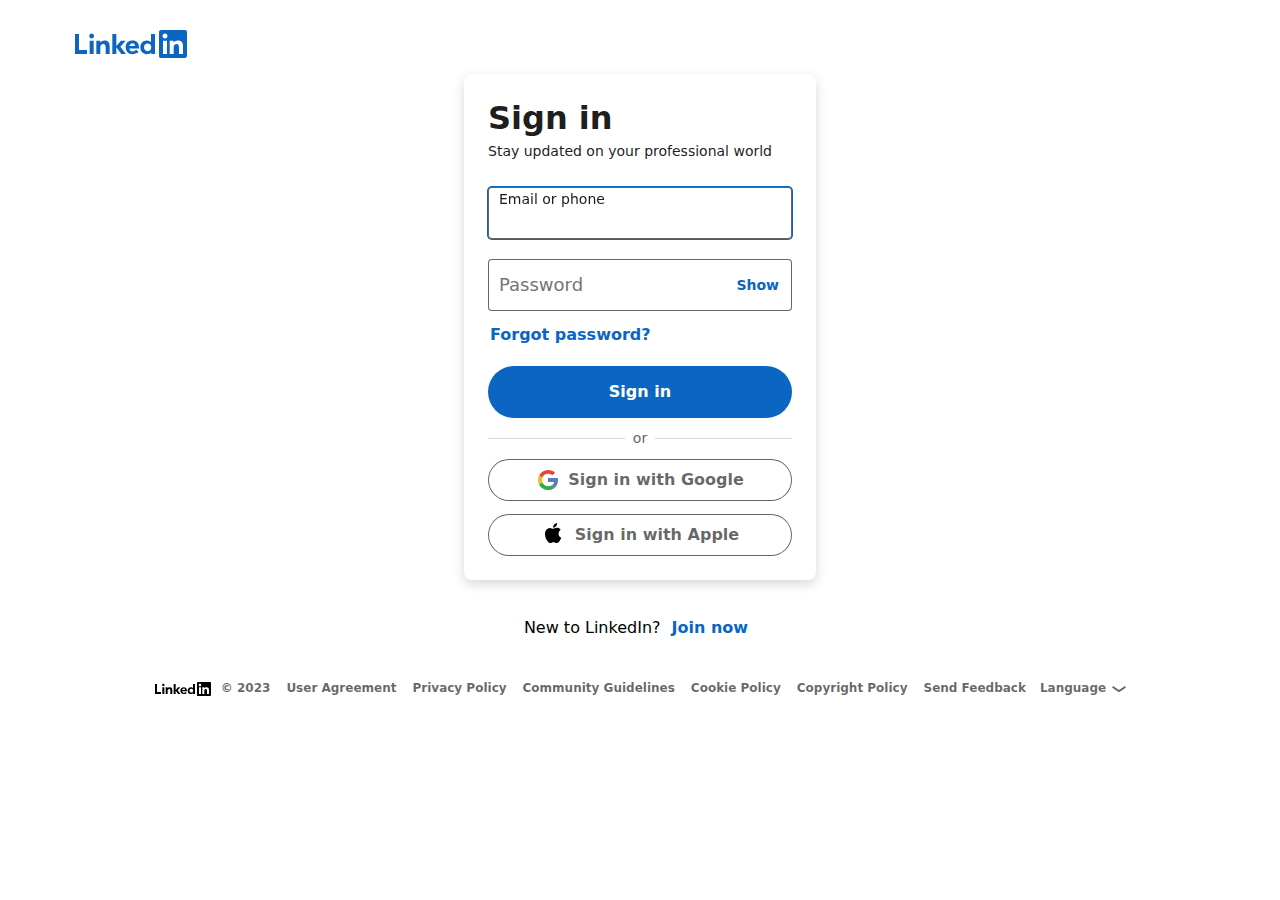
<file: sign.html>
<!DOCTYPE html>
<html lang="en">
<head>
  <meta charset="UTF-8">
  <meta http-equiv="X-UA-Compatible" content="IE=edge">
  <meta name="viewport" content="width=device-width, initial-scale=1.0">
  <title>LinkedIn Login, Sign in | LinkedIn</title>
  <!-- Linked-In icon  -->
  <link rel="icon" href="https://static.licdn.com/aero-v1/sc/h/al2o9zrvru7aqj8e1x2rzsrca">
  <!-- Normalize css -->
  <link rel="stylesheet" href="sign-formates/normarilze.css">
  <!-- Fonts awesome  -->
  <link rel="stylesheet" href="sign-formates/all.min.css">
  <!-- Main formates css -->
  <link rel="stylesheet" href="sign-formates/sign-up.css">
</head>
<body>
    <!-- Start nav section  -->
    <div class="nav">
      <div class="container">
        <div class="logo">
          <a href="index.html">        <svg xmlns="http://www.w3.org/2000/svg" xmlns:xlink="http://www.w3.org/1999/xlink" viewBox="0 0 84 21" version="1.1" focusable="false" class="">
            <g class="" stroke="none" stroke-width="1" fill="none" fill-rule="evenodd">
              <path d="M19.479,0 L1.583,0 C0.727,0 0,0.677 0,1.511 L0,19.488 C0,20.323 0.477,21 1.333,21 L19.229,21 C20.086,21 21,20.323 21,19.488 L21,1.511 C21,0.677 20.336,0 19.479,0" class="bug-text-color" transform="translate(63.000000, 0.000000)"></path>
              <path d="M82.479,0 L64.583,0 C63.727,0 63,0.677 63,1.511 L63,19.488 C63,20.323 63.477,21 64.333,21 L82.229,21 C83.086,21 84,20.323 84,19.488 L84,1.511 C84,0.677 83.336,0 82.479,0 Z M71,8 L73.827,8 L73.827,9.441 L73.858,9.441 C74.289,8.664 75.562,7.875 77.136,7.875 C80.157,7.875 81,9.479 81,12.45 L81,18 L78,18 L78,12.997 C78,11.667 77.469,10.5 76.227,10.5 C74.719,10.5 74,11.521 74,13.197 L74,18 L71,18 L71,8 Z M66,18 L69,18 L69,8 L66,8 L66,18 Z M69.375,4.5 C69.375,5.536 68.536,6.375 67.5,6.375 C66.464,6.375 65.625,5.536 65.625,4.5 C65.625,3.464 66.464,2.625 67.5,2.625 C68.536,2.625 69.375,3.464 69.375,4.5 Z" class="background" fill="currentColor"></path>
            </g>
            <g class="linkedin-text">
              <path d="M60,18 L57.2,18 L57.2,16.809 L57.17,16.809 C56.547,17.531 55.465,18.125 53.631,18.125 C51.131,18.125 48.978,16.244 48.978,13.011 C48.978,9.931 51.1,7.875 53.725,7.875 C55.35,7.875 56.359,8.453 56.97,9.191 L57,9.191 L57,3 L60,3 L60,18 Z M54.479,10.125 C52.764,10.125 51.8,11.348 51.8,12.974 C51.8,14.601 52.764,15.875 54.479,15.875 C56.196,15.875 57.2,14.634 57.2,12.974 C57.2,11.268 56.196,10.125 54.479,10.125 L54.479,10.125 Z" fill="currentColor"></path>
              <path d="M47.6611,16.3889 C46.9531,17.3059 45.4951,18.1249 43.1411,18.1249 C40.0001,18.1249 38.0001,16.0459 38.0001,12.7779 C38.0001,9.8749 39.8121,7.8749 43.2291,7.8749 C46.1801,7.8749 48.0001,9.8129 48.0001,13.2219 C48.0001,13.5629 47.9451,13.8999 47.9451,13.8999 L40.8311,13.8999 L40.8481,14.2089 C41.0451,15.0709 41.6961,16.1249 43.1901,16.1249 C44.4941,16.1249 45.3881,15.4239 45.7921,14.8749 L47.6611,16.3889 Z M45.1131,11.9999 C45.1331,10.9449 44.3591,9.8749 43.1391,9.8749 C41.6871,9.8749 40.9121,11.0089 40.8311,11.9999 L45.1131,11.9999 Z" fill="currentColor"></path>
              <polygon fill="currentColor" points="38 8 34.5 8 31 12 31 3 28 3 28 18 31 18 31 13 34.699 18 38.241 18 34 12.533"></polygon>
              <path d="M16,8 L18.827,8 L18.827,9.441 L18.858,9.441 C19.289,8.664 20.562,7.875 22.136,7.875 C25.157,7.875 26,9.792 26,12.45 L26,18 L23,18 L23,12.997 C23,11.525 22.469,10.5 21.227,10.5 C19.719,10.5 19,11.694 19,13.197 L19,18 L16,18 L16,8 Z" fill="currentColor"></path>
              <path d="M11,18 L14,18 L14,8 L11,8 L11,18 Z M12.501,6.3 C13.495,6.3 14.3,5.494 14.3,4.5 C14.3,3.506 13.495,2.7 12.501,2.7 C11.508,2.7 10.7,3.506 10.7,4.5 C10.7,5.494 11.508,6.3 12.501,6.3 Z" fill="currentColor"></path>
              <polygon fill="currentColor" points="3 3 0 3 0 18 9 18 9 15 3 15"></polygon>
            </g>
          </svg></a>
        </div>
      </div>
    </div>
    <!-- End nav section  -->

    <!-- Start sign section  -->
    <div class="sign">
      <div class="container">
        <div class="sign-form-parent">
          <div class="head">
            <h1>Sign in</h1>
            <p>Stay updated on your professional world</p>
          </div>
          <div class="sign-form">
            <div class="email">
              <input type="email" name="email " required placeholder="Email or phone" autofocus>
            </div>
            <div class="password">
              <input type="password" name="pass" id="" required placeholder="Password">
              <span>Show</span>
              <span>Hide</span>
            </div>
            <div class="forgot">
              <a href="#">Forgot password?</a>
            </div>
            <div class="sign-button">
              <button type="submit">
                Sign in
              </button>
            </div>
          </div>
          <div class="alternate-sign-in">
            <div class="or"></div>
            <div class="google-sign">
              <span><svg xmlns="http://www.w3.org/2000/svg" width="22" height="24" viewBox="0 0 22 24" fill="none"><path fill-rule="evenodd" clip-rule="evenodd" d="M12.1354 5.75C14.0004 5.75 15.4794 6.396 16.4204 7.33L19.0744 4.676C17.3544 3 14.9584 2 12.1354 2C8.1984 2 4.8554 4.148 3.1704 7.302L6.2004 9.7C7.0974 7.39 9.3304 5.75 12.1354 5.75Z" fill="#E94435"></path><path fill-rule="evenodd" clip-rule="evenodd" d="M5.7708 11.9896C5.7708 11.1806 5.9248 10.4106 6.2008 9.7006L3.1708 7.3016C2.4238 8.7006 1.9998 10.2946 1.9998 11.9896C1.9998 13.7206 2.4098 15.3266 3.1358 16.7256L6.1958 14.3026C5.9248 13.5956 5.7708 12.8206 5.7708 11.9896Z" fill="#F8BB15"></path><path fill-rule="evenodd" clip-rule="evenodd" d="M15.8107 17.3084C14.8667 17.8694 13.6267 18.2294 12.0107 18.2294C9.3627 18.2294 7.1007 16.6654 6.1957 14.3034L3.1357 16.7254C4.7837 19.9024 8.0767 22.0004 12.0107 22.0004C14.7537 22.0004 17.0727 21.1524 18.7877 19.6654L15.8107 17.3084Z" fill="#34A751"></path><path fill-rule="evenodd" clip-rule="evenodd" d="M22 11.9896C22 11.3086 21.931 10.6436 21.801 9.9996H12V13.9996H18.062L18.018 14.2496C17.784 15.4466 17.068 16.5606 15.811 17.3086L18.788 19.6656C20.818 17.9056 22 15.2466 22 11.9896Z" fill="#547DBE"></path></svg></span>
              <span>Sign in with Google</span>
            </div>
            <div class="apple-sign">
              <span>
                <svg width="24" height="24" viewBox="0 2 24 24" fill="none" xmlns="http://www.w3.org/2000/svg"><rect width="24" height="24" fill="transparent"></rect><path d="M17.569 12.6254C17.597 15.652 20.2179 16.6592 20.247 16.672C20.2248 16.743 19.8282 18.1073 18.8662 19.5166C18.0345 20.735 17.1714 21.9488 15.8117 21.974C14.4756 21.9986 14.046 21.1799 12.5185 21.1799C10.9915 21.1799 10.5142 21.9489 9.2495 21.9987C7.93704 22.0485 6.93758 20.6812 6.09906 19.4673C4.38557 16.9842 3.0761 12.4508 4.83438 9.39061C5.70786 7.87092 7.26882 6.90859 8.96311 6.88391C10.2519 6.85927 11.4683 7.753 12.2562 7.753C13.0436 7.753 14.5219 6.67821 16.0759 6.83605C16.7265 6.8632 18.5527 7.09947 19.7253 8.81993C19.6309 8.87864 17.5463 10.095 17.569 12.6254ZM15.058 5.1933C15.7548 4.34789 16.2238 3.171 16.0959 2C15.0915 2.04046 13.877 2.67085 13.1566 3.5158C12.5109 4.26404 11.9455 5.46164 12.0981 6.60946C13.2176 6.69628 14.3612 6.03925 15.058 5.1933Z" fill="black"></path></svg>
              </span>
              <span>Sign in with Apple</span>
            </div>
          </div>
        </div>
        <div class="new-cus">
          New to LinkedIn? <a href="join.html">Join now</a>
        </div>
      </div>
    </div>
    <!-- End sign section  -->

    <!-- Start last footer  -->
    <div class="last-footer">
      <div class="container flex items-center">
        <ul>
          <li><a href="#">
            <div class="logo">
                <svg xmlns="http://www.w3.org/2000/svg" xmlns:xlink="http://www.w3.org/1999/xlink" viewBox="0 0 84 21" version="1.1" focusable="false" class="">
                <g class="" stroke="none" stroke-width="1" fill="none" fill-rule="evenodd">
                  <path d="M19.479,0 L1.583,0 C0.727,0 0,0.677 0,1.511 L0,19.488 C0,20.323 0.477,21 1.333,21 L19.229,21 C20.086,21 21,20.323 21,19.488 L21,1.511 C21,0.677 20.336,0 19.479,0" class="bug-text-color" transform="translate(63.000000, 0.000000)"></path>
                  <path d="M82.479,0 L64.583,0 C63.727,0 63,0.677 63,1.511 L63,19.488 C63,20.323 63.477,21 64.333,21 L82.229,21 C83.086,21 84,20.323 84,19.488 L84,1.511 C84,0.677 83.336,0 82.479,0 Z M71,8 L73.827,8 L73.827,9.441 L73.858,9.441 C74.289,8.664 75.562,7.875 77.136,7.875 C80.157,7.875 81,9.479 81,12.45 L81,18 L78,18 L78,12.997 C78,11.667 77.469,10.5 76.227,10.5 C74.719,10.5 74,11.521 74,13.197 L74,18 L71,18 L71,8 Z M66,18 L69,18 L69,8 L66,8 L66,18 Z M69.375,4.5 C69.375,5.536 68.536,6.375 67.5,6.375 C66.464,6.375 65.625,5.536 65.625,4.5 C65.625,3.464 66.464,2.625 67.5,2.625 C68.536,2.625 69.375,3.464 69.375,4.5 Z" class="background" fill="currentColor"></path>
                </g>
                <g class="linkedin-text">
                  <path d="M60,18 L57.2,18 L57.2,16.809 L57.17,16.809 C56.547,17.531 55.465,18.125 53.631,18.125 C51.131,18.125 48.978,16.244 48.978,13.011 C48.978,9.931 51.1,7.875 53.725,7.875 C55.35,7.875 56.359,8.453 56.97,9.191 L57,9.191 L57,3 L60,3 L60,18 Z M54.479,10.125 C52.764,10.125 51.8,11.348 51.8,12.974 C51.8,14.601 52.764,15.875 54.479,15.875 C56.196,15.875 57.2,14.634 57.2,12.974 C57.2,11.268 56.196,10.125 54.479,10.125 L54.479,10.125 Z" fill="currentColor"></path>
                  <path d="M47.6611,16.3889 C46.9531,17.3059 45.4951,18.1249 43.1411,18.1249 C40.0001,18.1249 38.0001,16.0459 38.0001,12.7779 C38.0001,9.8749 39.8121,7.8749 43.2291,7.8749 C46.1801,7.8749 48.0001,9.8129 48.0001,13.2219 C48.0001,13.5629 47.9451,13.8999 47.9451,13.8999 L40.8311,13.8999 L40.8481,14.2089 C41.0451,15.0709 41.6961,16.1249 43.1901,16.1249 C44.4941,16.1249 45.3881,15.4239 45.7921,14.8749 L47.6611,16.3889 Z M45.1131,11.9999 C45.1331,10.9449 44.3591,9.8749 43.1391,9.8749 C41.6871,9.8749 40.9121,11.0089 40.8311,11.9999 L45.1131,11.9999 Z" fill="currentColor"></path>
                  <polygon fill="currentColor" points="38 8 34.5 8 31 12 31 3 28 3 28 18 31 18 31 13 34.699 18 38.241 18 34 12.533"></polygon>
                  <path d="M16,8 L18.827,8 L18.827,9.441 L18.858,9.441 C19.289,8.664 20.562,7.875 22.136,7.875 C25.157,7.875 26,9.792 26,12.45 L26,18 L23,18 L23,12.997 C23,11.525 22.469,10.5 21.227,10.5 C19.719,10.5 19,11.694 19,13.197 L19,18 L16,18 L16,8 Z" fill="currentColor"></path>
                  <path d="M11,18 L14,18 L14,8 L11,8 L11,18 Z M12.501,6.3 C13.495,6.3 14.3,5.494 14.3,4.5 C14.3,3.506 13.495,2.7 12.501,2.7 C11.508,2.7 10.7,3.506 10.7,4.5 C10.7,5.494 11.508,6.3 12.501,6.3 Z" fill="currentColor"></path>
                  <polygon fill="currentColor" points="3 3 0 3 0 18 9 18 9 15 3 15"></polygon>
                </g>
              </svg>
              <span>&copy; 2023</span>
            </div>
          </a></li>
          <li><a href="#">User Agreement</a></li>
          <li><a href="#">Privacy Policy</a></li>
          <li><a href="#">Community Guidelines</a></li>
          <li><a href="#">Cookie Policy</a></li>
          <li><a href="#">Copyright Policy</a></li>
          <li><a href="#">Send Feedback</a></li>


          <li>
            <button class=" flex content-center items-center weight-600">
              <span>Language</span>
              <svg xmlns="http://www.w3.org/2000/svg" width="16" height="16" focusable="false" class=""><path d="M8 9l5.93-4L15 6.54l-6.15 4.2a1.5 1.5 0 01-1.69 0L1 6.54 2.07 5z" fill="currentColor"></path></svg>
            </button>
          </li>
        </ul>
      </div>
    </div>
    <!-- End last footer  -->
</body>
</html>
</file>
<file: sign-formates/sign-up.css>
/* Start Global rules  */
*{
  -webkit-box-sizing: border-box;
  -moz-box-sizing: border-box;
  box-sizing: border-box;
}
body{
  font-family:-apple-system, system-ui, BlinkMacSystemFont, 'Segoe UI', Roboto, 'Helvetica Neue', 'Fira Sans', Ubuntu, Oxygen, 'Oxygen Sans', Cantarell, 'Droid Sans', 'Apple Color Emoji', 'Segoe UI Emoji', 'Segoe UI Emoji', 'Segoe UI Symbol', 'Lucida Grande', Helvetica, Arial, sans-serif;
}
html{
  scroll-behavior: smooth;
}
:root{
  --main-color:#0a66c2;
  --Secondery-color:#2977c9;
  --black-75-Color:rgb(0 0 0 / 75%);
  --links-color:#666666;
  --main-transition:167ms;
  --main-padding-top:100px;
  --main-padding-bottom:100px;
  --Section-backgroud:#f3f2f0;
}
ul{
  list-style: none;
  margin: 0;
  padding: 0;
}
a{
  text-decoration: none;
}
.container{
  padding-left: 20px;
  padding-right: 20px;
  margin-left: auto;
  margin-right: auto;
  padding-top: 0;
  padding-bottom: 0;
}
@media (min-width:768px){
  .container{
    width: 750px;
  }
}
@media (min-width:992px){
  .container{
    width: 970px;
  }
}
@media (min-width:1200px){
  .container{
    width: 1170px;
  }
}
/* End Global rules  */

/* Start nav section  */
.nav .container{
  padding-top: 30px;
  padding-bottom: 16px;
}
.nav .container .logo a{
  display: block;
}
.nav .container .logo svg{
  display: block;
  width: 112px;
  color: var(--main-color);
}

/* End nav section  */

/* Start sign section  */

.sign .container {
  display: flex;
  flex-direction: column;
  justify-content: center;
  align-items: center;
  flex: 1;
}
.sign-form-parent{
  width: 352px;
    box-shadow: 0 4px 12px 0 rgb(0 0 0 / 16%);
    margin: 0 auto;
    border-radius: 8px;
    padding: 24px;
    background-color: #fff;

}
@media (max-width:767px) {
  .sign .container {
    flex: 0;
    height: max-content;
  }
  .sign-form-parent{
    width: 100%;
    max-width: 416px;
    padding: 0;
    box-shadow: none;
    flex: 1;
    height: calc(100vh - 74px);
  }

}
.sign-form-parent .head{
  margin-bottom: 25px;
}
.sign-form-parent .head h1{
  font-size: 32px;
  font-weight: 600;
  line-height: 1.25;
  padding: 0 0 4px 0;
  color: rgb(0 0 0 / 90%);
  margin: 0;
}
.sign-form-parent .head p{
  font-size: 14px;
  line-height: 1.42;
  margin: 0;
  color: rgb(0 0 0 / 90%);
}
.sign-form{
  width: 100%;
    display: flex;
    flex-direction: column;
    gap: 20px;
}
.sign-form .email{
  width: 100%;
}
.sign-form .password{
  width: 100%;
  position: relative;
}
.sign-form .password span:last-of-type{
  display: none;
}
.sign-form .password span{
  position: absolute;
  right: 5px;
  top: 50%;
  font-size: 14px;
  transform: translateY(-50%);
  padding: 3px 8px;
  color: #0a66c2;
  height: 32px;
  display: flex;
  font-weight: 600;
  cursor: pointer;
  z-index: 1;
  border-radius: 24px;
  text-align: center;
  justify-content: center;
  align-items: center;
}
.sign-form input {
  display: block;
  width: 100%;
  height: 52px;
  border-radius: 4px;
  border: 1px solid rgb(0 0 0 / 60%);
  padding: 0 10px;
  font-size: 18px;
  outline: none;
}
.sign-form input:focus {
  box-shadow: 0 0 0 1px #0a66c2;
}
.sign-form input:focus::placeholder{
  top: -15px;
  position: relative;
  font-size: 14px;
  color: rgb(0 0 0 / 90%);
}
.forgot a{
    color: #0a66c2;
    font-weight: 600;
    border-radius: 28px;
    padding: 2px 8px;
    height: 32px;
    display: flex;
    width: max-content;
    align-items: center;
    margin-left: -6px;
    font-size: 16px;
    margin-top: -12px;
    transition: 167ms;
    -webkit-transition: 167ms;
    -moz-transition: 167ms;
    -ms-transition: 167ms;
    -o-transition: 167ms;
}
.forgot a:hover{
  background-color: #d0e8ff;
  text-decoration: underline;
}
.sign-button button{
    width: 100%;
    border-radius: 28px;
    outline: none;
    border: none;
    height: 52px;
    font-size: 16px;
    color: white;
    font-weight: 600;
    background-color: #0a66c2;
    margin-top: -5px;
    transition:167ms ;
    -webkit-transition:167ms ;
    -moz-transition:167ms ;
    -ms-transition:167ms ;
    -o-transition:167ms ;
}
.sign-button button:hover{
  background-color: #004182;
}
.alternate-sign-in .or{
  display: block;
    position: relative;
    margin: 20px 0;
    width: 100%;
    background-color: #d9d9d9;
    height: 1px;
}
.alternate-sign-in .or::after{
  content: "or";
  position: absolute;
  left: 50%;
  top: 50%;
  transform: translate(-50%, -50%);
  width: 30px;
  display: flex;
  justify-content: center;
  align-items: center;
  font-size: 14px;
  height: 30px;
  font-weight: 400;
  color: #666666;
  background-color: white;
  border-radius: 50%;
  text-align: center;
  -webkit-transform: translate(-50%, -50%);
  -moz-transform: translate(-50%, -50%);
  -ms-transform: translate(-50%, -50%);
  -o-transform: translate(-50%, -50%);
  -webkit-border-radius: 50%;
  -moz-border-radius: 50%;
  -ms-border-radius: 50%;
  -o-border-radius: 50%;
}
.google-sign span, .apple-sign span{
  display: flex;
}
.google-sign, .apple-sign {
  display: flex;
  justify-content: center;
  align-items: center;
  gap: 10px;
  height: 42px;
  width: 100%;
  padding: 0 24px;
  font-weight: 600;
  margin-top: 13px;
  box-shadow: inset 0 0 0 1px rgb(0 0 0 / 60%), inset 0 0 0 2px rgb(0 0 0 / 0%), inset 0 0 0 1px rgb(0 0 0 / 0%);
  color:  rgba(0,0,0,0.6);
  border-radius: 28px;
  transition: 167ms;
  -webkit-transition: 167ms;
  -moz-transition: 167ms;
  -ms-transition: 167ms;
  -o-transition: 167ms;
  cursor: pointer;
}
.google-sign:hover, .apple-sign:hover {
  color: rgb(0 0 0 / 75%);
  background-color: rgba(207,207,207,0.25);
  box-shadow: 0 0 0 2px rgb(0 0 0 / 60%);
}
.new-cus{
  text-align: center;
    margin: 32px 0 0;
    display: flex;
    justify-content: center;
    align-items: center;
}
.new-cus a{
  padding: 0 8px;
  font-weight: 600;
  height: 32px;
  display: flex;
  justify-content: center;
  align-items: center;
  color: #0a66c2;
  border-radius: 24px;
  -webkit-border-radius: 24px;
  -moz-border-radius: 24px;
  -ms-border-radius: 24px;
  -o-border-radius: 24px;
  margin-left: 3px;
}
.new-cus a:hover{
  text-decoration: underline;
  background-color: #d0e8ff;
}

/* End sign section  */

/* start last footer  */
.last-footer .container{
  padding-top: 30px;
  padding-bottom: 30px;
  display: flex;
  align-items: center;
}
@media (max-width:991px) {
  .last-footer {
    display: none;
  }
}
.last-footer .container .logo {
  display: flex;
  flex-direction: row;
}
.last-footer .container .logo svg {
  width: 56px;
  height: 14px;
  margin-right: 10px;
  color: black;
}
.last-footer .container ul{
  display: flex;
  justify-content: center;
  align-items: center;
  flex: 1;
}
.last-footer .container ul li a {
  text-decoration: none;
  padding: 8px;
  font-size: 12px;
  color: rgb(0 0 0 / 60%);
  display: flex;
  justify-content: center;
  align-items: center;
  font-weight: 600;
  width: max-content;
}
@media (min-width:991px) and (max-width:1199px) {
  .last-footer .container ul li a {
    font-size: 10px;
  }
}
.last-footer .container  ul li:not(:first-of-type) a:hover{
  text-decoration: underline;
}
.last-footer .container  ul li:last-of-type button:hover{
  color: #004182;
}

.last-footer .container ul li button{
  font-size: 12px;
  color: rgb(0 0 0 / 0.6);
  display: flex;
  align-items: center;
  justify-content: center;
  font-weight: 600;
  background-color: transparent;
  border: none;
  cursor: pointer;
}
.last-footer .container ul li button span{
  margin-right: 5px;
}

/* End last footer  */
</file>
<file: sign-formates/normarilze.css>
/*! normalize.css v8.0.1 | MIT License | github.com/necolas/normalize.css */

/* Document
   ========================================================================== */

/**
 * 1. Correct the line height in all browsers.
 * 2. Prevent adjustments of font size after orientation changes in iOS.
 */

html {
  line-height: 1.15; /* 1 */
  -webkit-text-size-adjust: 100%; /* 2 */
}

/* Sections
   ========================================================================== */

/**
 * Remove the margin in all browsers.
 */

body {
  margin: 0;
}

/**
 * Render the `main` element consistently in IE.
 */

main {
  display: block;
}

/**
 * Correct the font size and margin on `h1` elements within `section` and
 * `article` contexts in Chrome, Firefox, and Safari.
 */

h1 {
  font-size: 2em;
  margin: 0.67em 0;
}

/* Grouping content
   ========================================================================== */

/**
 * 1. Add the correct box sizing in Firefox.
 * 2. Show the overflow in Edge and IE.
 */

hr {
  box-sizing: content-box; /* 1 */
  height: 0; /* 1 */
  overflow: visible; /* 2 */
}

/**
 * 1. Correct the inheritance and scaling of font size in all browsers.
 * 2. Correct the odd `em` font sizing in all browsers.
 */

pre {
  font-family: monospace, monospace; /* 1 */
  font-size: 1em; /* 2 */
}

/* Text-level semantics
   ========================================================================== */

/**
 * Remove the gray background on active links in IE 10.
 */

a {
  background-color: transparent;
}

/**
 * 1. Remove the bottom border in Chrome 57-
 * 2. Add the correct text decoration in Chrome, Edge, IE, Opera, and Safari.
 */

abbr[title] {
  border-bottom: none; /* 1 */
  text-decoration: underline; /* 2 */
  text-decoration: underline dotted; /* 2 */
}

/**
 * Add the correct font weight in Chrome, Edge, and Safari.
 */

b,
strong {
  font-weight: bolder;
}

/**
 * 1. Correct the inheritance and scaling of font size in all browsers.
 * 2. Correct the odd `em` font sizing in all browsers.
 */

code,
kbd,
samp {
  font-family: monospace, monospace; /* 1 */
  font-size: 1em; /* 2 */
}

/**
 * Add the correct font size in all browsers.
 */

small {
  font-size: 80%;
}

/**
 * Prevent `sub` and `sup` elements from affecting the line height in
 * all browsers.
 */

sub,
sup {
  font-size: 75%;
  line-height: 0;
  position: relative;
  vertical-align: baseline;
}

sub {
  bottom: -0.25em;
}

sup {
  top: -0.5em;
}

/* Embedded content
   ========================================================================== */

/**
 * Remove the border on images inside links in IE 10.
 */

img {
  border-style: none;
}

/* Forms
   ========================================================================== */

/**
 * 1. Change the font styles in all browsers.
 * 2. Remove the margin in Firefox and Safari.
 */

button,
input,
optgroup,
select,
textarea {
  font-family: inherit; /* 1 */
  font-size: 100%; /* 1 */
  line-height: 1.15; /* 1 */
  margin: 0; /* 2 */
}

/**
 * Show the overflow in IE.
 * 1. Show the overflow in Edge.
 */

button,
input { /* 1 */
  overflow: visible;
}

/**
 * Remove the inheritance of text transform in Edge, Firefox, and IE.
 * 1. Remove the inheritance of text transform in Firefox.
 */

button,
select { /* 1 */
  text-transform: none;
}

/**
 * Correct the inability to style clickable types in iOS and Safari.
 */

button,
[type="button"],
[type="reset"],
[type="submit"] {
  -webkit-appearance: button;
}

/**
 * Remove the inner border and padding in Firefox.
 */

button::-moz-focus-inner,
[type="button"]::-moz-focus-inner,
[type="reset"]::-moz-focus-inner,
[type="submit"]::-moz-focus-inner {
  border-style: none;
  padding: 0;
}

/**
 * Restore the focus styles unset by the previous rule.
 */

button:-moz-focusring,
[type="button"]:-moz-focusring,
[type="reset"]:-moz-focusring,
[type="submit"]:-moz-focusring {
  outline: 1px dotted ButtonText;
}

/**
 * Correct the padding in Firefox.
 */

fieldset {
  padding: 0.35em 0.75em 0.625em;
}

/**
 * 1. Correct the text wrapping in Edge and IE.
 * 2. Correct the color inheritance from `fieldset` elements in IE.
 * 3. Remove the padding so developers are not caught out when they zero out
 *    `fieldset` elements in all browsers.
 */

legend {
  box-sizing: border-box; /* 1 */
  color: inherit; /* 2 */
  display: table; /* 1 */
  max-width: 100%; /* 1 */
  padding: 0; /* 3 */
  white-space: normal; /* 1 */
}

/**
 * Add the correct vertical alignment in Chrome, Firefox, and Opera.
 */

progress {
  vertical-align: baseline;
}

/**
 * Remove the default vertical scrollbar in IE 10+.
 */

textarea {
  overflow: auto;
}

/**
 * 1. Add the correct box sizing in IE 10.
 * 2. Remove the padding in IE 10.
 */

[type="checkbox"],
[type="radio"] {
  box-sizing: border-box; /* 1 */
  padding: 0; /* 2 */
}

/**
 * Correct the cursor style of increment and decrement buttons in Chrome.
 */

[type="number"]::-webkit-inner-spin-button,
[type="number"]::-webkit-outer-spin-button {
  height: auto;
}

/**
 * 1. Correct the odd appearance in Chrome and Safari.
 * 2. Correct the outline style in Safari.
 */

[type="search"] {
  -webkit-appearance: textfield; /* 1 */
  outline-offset: -2px; /* 2 */
}

/**
 * Remove the inner padding in Chrome and Safari on macOS.
 */

[type="search"]::-webkit-search-decoration {
  -webkit-appearance: none;
}

/**
 * 1. Correct the inability to style clickable types in iOS and Safari.
 * 2. Change font properties to `inherit` in Safari.
 */

::-webkit-file-upload-button {
  -webkit-appearance: button; /* 1 */
  font: inherit; /* 2 */
}

/* Interactive
   ========================================================================== */

/*
 * Add the correct display in Edge, IE 10+, and Firefox.
 */

details {
  display: block;
}

/*
 * Add the correct display in all browsers.
 */

summary {
  display: list-item;
}

/* Misc
   ========================================================================== */

/**
 * Add the correct display in IE 10+.
 */

template {
  display: none;
}

/**
 * Add the correct display in IE 10.
 */

[hidden] {
  display: none;
}
</file>
